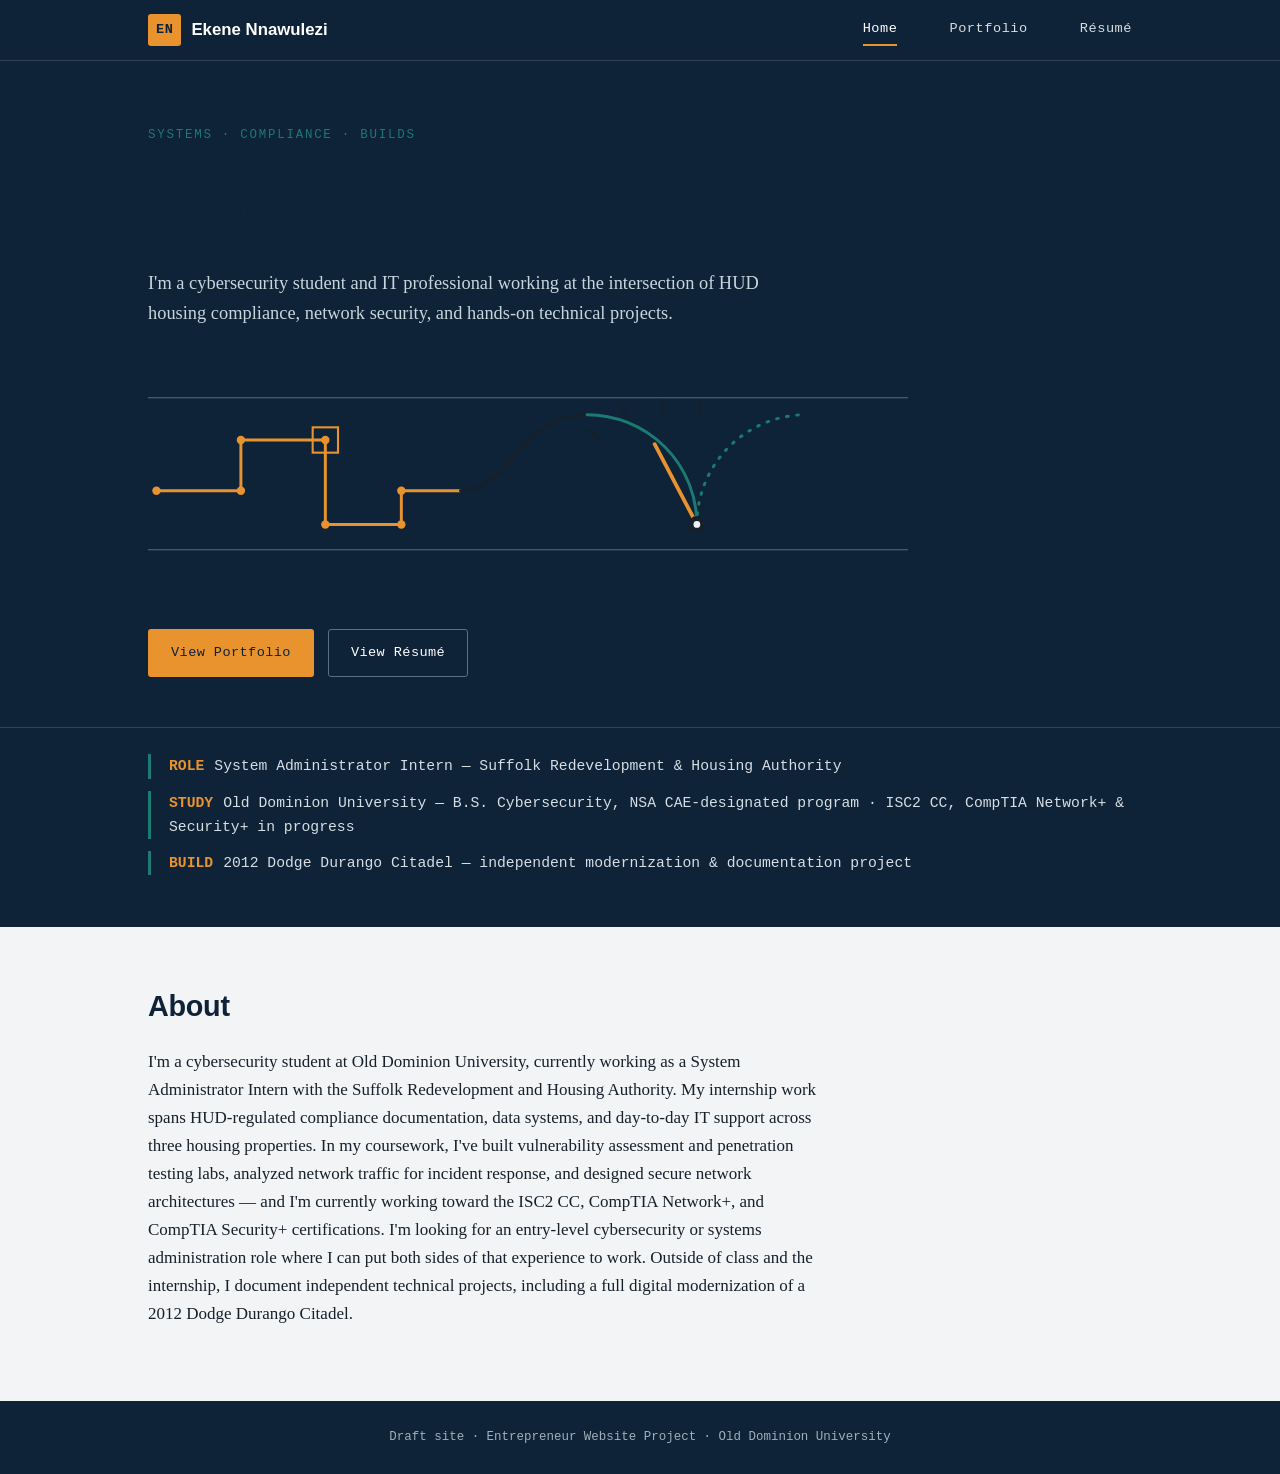
<file: index (2).html>
<!DOCTYPE html>
<html lang="en">
<head>
<meta charset="UTF-8">
<meta name="viewport" content="width=device-width, initial-scale=1.0">
<title>Ekene Nnawulezi &mdash; Systems, Compliance &amp; Builds</title>
<style>
/* ===== Tokens ===== */
:root{
  --navy:#0E2238;
  --surface:#F2F4F5;
  --paper:#FFFFFF;
  --ink:#16202B;
  --ink-soft:#4A5A68;
  --amber:#C96A12;
  --amber-bright:#E8932E;
  --teal:#1B7A72;
  --line:#C7D0D6;
  --line-dark:rgba(255,255,255,0.14);

  --display:'Space Grotesk', 'Helvetica Neue', Arial, sans-serif;
  --body:'Source Serif 4', Georgia, serif;
  --mono:'IBM Plex Mono', 'Courier New', monospace;
}

*{box-sizing:border-box;}
header,nav,section,footer,article{display:block;}
html{scroll-behavior:smooth;}
body{
  margin:0;
  background:var(--surface);
  color:var(--ink);
  font-family:var(--body);
  font-size:17px;
  line-height:1.65;
}
img{max-width:100%;display:block;}
a{color:var(--teal);text-decoration-thickness:1.5px;}
a:hover{color:var(--amber);}
:focus-visible{outline:3px solid var(--amber-bright);outline-offset:3px;}

h1,h2,h3{font-family:var(--display);color:var(--navy);margin:0 0 .4em;letter-spacing:-0.01em;}
h1{font-size:clamp(2.1rem,5vw,3.4rem);font-weight:700;}
h2{font-size:clamp(1.3rem,3vw,1.8rem);font-weight:600;}
h3{font-size:1.15rem;font-weight:600;}

.eyebrow{
  font-family:var(--mono);
  font-size:.78rem;
  letter-spacing:.14em;
  text-transform:uppercase;
  color:var(--teal);
  margin:0 0 .8em;
}

/* ===== Layout shell ===== */
.wrap{max-width:1040px;margin:0 auto;padding:0 28px;}

/* ===== Nav ===== */
.site-nav{
  background:var(--navy);
  color:#fff;
  position:sticky;
  top:0;
  z-index:10;
  border-bottom:1px solid var(--line-dark);
}
.site-nav .wrap{
  display:flex;
  align-items:center;
  justify-content:space-between;
  padding-top:14px;
  padding-bottom:14px;
}
.brand{
  display:flex;
  align-items:center;
  gap:10px;
  color:#fff;
  font-family:var(--display);
  font-weight:600;
  font-size:1.05rem;
  text-decoration:none;
}
.brand-mark{
  font-family:var(--mono);
  background:var(--amber-bright);
  color:var(--navy);
  font-weight:700;
  font-size:.85rem;
  padding:5px 8px;
  border-radius:3px;
  letter-spacing:.04em;
}
.site-nav nav{display:flex;gap:26px;}
.site-nav nav a{margin-left:26px;}
.site-nav nav a:first-child{margin-left:0;}
.site-nav nav a{
  color:#D7DEE4;
  font-family:var(--mono);
  font-size:.85rem;
  letter-spacing:.04em;
  text-decoration:none;
  padding:4px 0;
  border-bottom:2px solid transparent;
}
.site-nav nav a:hover,
.site-nav nav a.active{
  color:#fff;
  border-bottom-color:var(--amber-bright);
}

/* ===== Hero ===== */
.hero{
  background:var(--navy);
  color:#fff;
  padding:64px 0 50px;
}
.hero .subhead{
  color:#C7D5DC;
  font-size:1.15rem;
  max-width:620px;
  margin:0 0 36px;
}
.hero-graphic{
  width:100%;
  max-width:760px;
  margin:0 0 36px;
}
.cta-row{display:flex;gap:14px;flex-wrap:wrap;}
.btn{
  display:inline-block;
  font-family:var(--mono);
  font-size:.85rem;
  letter-spacing:.03em;
  text-decoration:none;
  padding:12px 22px;
  border-radius:3px;
  border:1.5px solid transparent;
  transition:transform .12s ease;
}
.btn:hover{transform:translateY(-1px);}
.btn-primary{background:var(--amber-bright);color:var(--navy);}
.btn-primary:hover{background:#f3a546;color:var(--navy);}
.btn-ghost{border-color:#5A7080;color:#fff;}
.btn-ghost:hover{border-color:var(--amber-bright);color:#fff;}

/* ===== Status panel ===== */
.status-panel{
  background:var(--navy);
  border-top:1px solid var(--line-dark);
  padding:26px 0 40px;
}
.status-line{
  font-family:var(--mono);
  font-size:.92rem;
  color:#D7DEE4;
  margin:0 0 12px;
  padding-left:18px;
  border-left:3px solid var(--teal);
}
.status-label{
  color:var(--amber-bright);
  font-weight:600;
  margin-right:10px;
}

/* ===== About / generic sections ===== */
section.page-section{padding:56px 0;}
.about p{max-width:680px;}
.placeholder-note{
  font-family:var(--mono);
  font-size:.82rem;
  color:var(--ink-soft);
  background:#E4E9EC;
  border-left:3px solid var(--amber);
  padding:10px 14px;
  display:inline-block;
}

/* ===== Page intro (portfolio/resume) ===== */
.page-intro{background:var(--paper);border-bottom:1px solid var(--line);padding:54px 0 40px;}
.page-intro .subhead{color:var(--ink-soft);max-width:640px;font-size:1.05rem;}

/* ===== Artifact grid ===== */
.artifact-grid{
  display:grid;
  grid-template-columns:repeat(2,1fr);
  gap:22px;
  padding:46px 0;
}
.artifact-card{
  background:var(--paper);
  border:1px solid var(--line);
  border-radius:4px;
  padding:24px 26px;
}
.tag{
  font-family:var(--mono);
  font-size:.72rem;
  letter-spacing:.08em;
  text-transform:uppercase;
  display:inline-block;
  padding:4px 9px;
  border-radius:3px;
  margin-bottom:12px;
  color:#fff;
}
.tag-compliance{background:var(--navy);}
.tag-data{background:var(--teal);}
.tag-sysadmin{background:#3D5567;}
.tag-cyber{background:var(--amber);}
.tag-network{background:#2E6B82;}
.tag-ops{background:#5B6B3F;}
.tag-build{background:var(--amber-bright);color:var(--navy);}
.artifact-card p{margin:0 0 10px;font-size:.97rem;}
.artifact-note{
  font-family:var(--mono);
  font-size:.78rem;
  color:var(--ink-soft);
  font-style:normal;
  margin-top:14px;
  border-top:1px dashed var(--line);
  padding-top:10px;
}

/* ===== External link block ===== */
.external-link-block{background:var(--paper);border-top:1px solid var(--line);padding:46px 0 60px;}
.external-links{list-style:none;padding:0;margin:14px 0 0;display:flex;gap:18px;flex-wrap:wrap;}
.external-links a{
  font-family:var(--mono);
  font-size:.92rem;
  border:1.5px solid var(--teal);
  padding:9px 16px;
  border-radius:3px;
  display:inline-block;
}
.external-links a:hover{background:var(--teal);color:#fff;}

/* ===== Resume ===== */
.resume-doc{
  background:var(--paper);
  border:1px solid var(--line);
  border-radius:4px;
  padding:46px 50px;
  margin:46px 0 60px;
}
.resume-head{display:flex;justify-content:space-between;align-items:flex-end;flex-wrap:wrap;gap:10px;border-bottom:2px solid var(--navy);padding-bottom:18px;margin-bottom:26px;}
.resume-head h1{margin:0;font-size:2rem;}
.resume-contact{font-family:var(--mono);font-size:.82rem;color:var(--ink-soft);text-align:right;}
.resume-section{margin-bottom:28px;}
.resume-section h2{
  font-size:.92rem;
  font-family:var(--mono);
  letter-spacing:.1em;
  text-transform:uppercase;
  color:var(--teal);
  border-bottom:1px solid var(--line);
  padding-bottom:6px;
  margin-bottom:14px;
}
.resume-entry{margin-bottom:16px;}
.resume-entry-head{display:flex;justify-content:space-between;flex-wrap:wrap;gap:6px;}
.resume-entry-head strong{font-family:var(--display);font-size:1.02rem;color:var(--navy);}
.resume-entry-head span{font-family:var(--mono);font-size:.8rem;color:var(--ink-soft);}
.resume-entry ul{margin:8px 0 0;padding-left:20px;}
.resume-entry li{margin-bottom:6px;font-size:.96rem;}
.skill-pills{display:flex;flex-wrap:wrap;gap:8px;}
.skill-pill{
  font-family:var(--mono);
  font-size:.8rem;
  background:var(--surface);
  border:1px solid var(--line);
  border-radius:3px;
  padding:5px 11px;
}

/* ===== Footer ===== */
.site-footer{
  background:var(--navy);
  color:#9FB0BA;
  text-align:center;
  padding:26px 0;
  font-family:var(--mono);
  font-size:.78rem;
}

/* ===== Responsive ===== */
@media (max-width:760px){
  .artifact-grid{grid-template-columns:1fr;}
  .site-nav .wrap{flex-direction:column;align-items:flex-start;gap:10px;}
  .resume-doc{padding:30px 22px;}
  .resume-contact{text-align:left;}
}

@media (prefers-reduced-motion:reduce){
  html{scroll-behavior:auto;}
  .btn{transition:none;}
}

</style>
</head>
<body>

<header class="site-nav">
  <div class="wrap">
    <a class="brand" href="index.html"><span class="brand-mark">EN</span> Ekene Nnawulezi</a>
    <nav>
      <a href="index.html" class="active">Home</a>
      <a href="portfolio.html">Portfolio</a>
      <a href="resume.html">R&eacute;sum&eacute;</a>
    </nav>
  </div>
</header>

<section class="hero">
  <div class="wrap">
    <p class="eyebrow">Systems &middot; Compliance &middot; Builds</p>
    <h1>Ekene Nnawulezi</h1>
    <p class="subhead">I'm a cybersecurity student and IT professional working at the intersection of HUD housing compliance, network security, and hands-on technical projects.</p>
    <svg class="hero-graphic" viewBox="0 0 900 260" xmlns="http://www.w3.org/2000/svg" role="img" aria-labelledby="hg-title hg-desc">
  <title id="hg-title">Circuit trace into instrument gauge</title>
  <desc id="hg-desc">A single line motif: a right-angled circuit-board trace on the left resolves into a vehicle instrument gauge arc with a needle on the right.</desc>

  <!-- faint blueprint grid -->
  <g stroke="#C7D0D6" stroke-width="1" opacity="0.5">
    <line x1="0" y1="40" x2="900" y2="40"/>
    <line x1="0" y1="220" x2="900" y2="220"/>
  </g>

  <!-- circuit trace (left) -->
  <g stroke="#E8932E" stroke-width="3.5" fill="none" stroke-linecap="round" stroke-linejoin="round">
    <path d="M10,150 H110 V90 H210 V190 H300 V150 H370"/>
  </g>
  <g fill="#E8932E">
    <circle cx="10" cy="150" r="5"/>
    <circle cx="110" cy="150" r="5"/>
    <circle cx="110" cy="90" r="5"/>
    <circle cx="210" cy="90" r="5"/>
    <circle cx="210" cy="190" r="5"/>
    <circle cx="300" cy="190" r="5"/>
    <circle cx="300" cy="150" r="5"/>
  </g>
  <rect x="195" y="75" width="30" height="30" fill="none" stroke="#E8932E" stroke-width="2.5"/>

  <!-- transition -->
  <path d="M370,150 C430,150 440,60 520,60" stroke="#16202B" stroke-width="3.5" fill="none" stroke-linecap="round"/>

  <!-- gauge arc -->
  <path d="M520,60 A130,130 0 0 1 650,190" stroke="#1B7A72" stroke-width="3.5" fill="none" stroke-linecap="round"/>
  <path d="M650,190 A130,130 0 0 1 780,60" stroke="#1B7A72" stroke-width="3.5" fill="none" stroke-linecap="round" stroke-dasharray="2 10"/>

  <!-- ticks -->
  <g stroke="#16202B" stroke-width="2.5" stroke-linecap="round">
    <line x1="522" y1="78" x2="535" y2="90"/>
    <line x1="560" y1="50" x2="568" y2="65"/>
    <line x1="608" y1="42" x2="611" y2="59"/>
    <line x1="655" y1="44" x2="654" y2="61"/>
  </g>

  <!-- needle + pivot -->
  <line x1="650" y1="190" x2="600" y2="95" stroke="#E8932E" stroke-width="4.5" stroke-linecap="round"/>
  <circle cx="650" cy="190" r="10" fill="#16202B"/>
  <circle cx="650" cy="190" r="4" fill="#F2F4F5"/>
</svg>

    <div class="cta-row">
      <a class="btn btn-primary" href="portfolio.html">View Portfolio</a>
      <a class="btn btn-ghost" href="resume.html">View R&eacute;sum&eacute;</a>
    </div>
  </div>
</section>

<section class="status-panel">
  <div class="wrap">
    <p class="status-line"><span class="status-label">ROLE</span>System Administrator Intern &mdash; Suffolk Redevelopment &amp; Housing Authority</p>
    <p class="status-line"><span class="status-label">STUDY</span>Old Dominion University &mdash; B.S. Cybersecurity, NSA CAE-designated program &middot; ISC2 CC, CompTIA Network+ &amp; Security+ in progress</p>
    <p class="status-line"><span class="status-label">BUILD</span>2012 Dodge Durango Citadel &mdash; independent modernization &amp; documentation project</p>
  </div>
</section>

<section class="page-section about">
  <div class="wrap">
    <h2>About</h2>
    <p>I'm a cybersecurity student at Old Dominion University, currently working as a System Administrator Intern with the Suffolk Redevelopment and Housing Authority. My internship work spans HUD-regulated compliance documentation, data systems, and day-to-day IT support across three housing properties. In my coursework, I've built vulnerability assessment and penetration testing labs, analyzed network traffic for incident response, and designed secure network architectures &mdash; and I'm currently working toward the ISC2 CC, CompTIA Network+, and CompTIA Security+ certifications. I'm looking for an entry-level cybersecurity or systems administration role where I can put both sides of that experience to work. Outside of class and the internship, I document independent technical projects, including a full digital modernization of a 2012 Dodge Durango Citadel.</p>
  </div>
</section>

<footer class="site-footer">
  <div class="wrap">Draft site &middot; Entrepreneur Website Project &middot; Old Dominion University</div>
</footer>

</body>
</html>
</file>
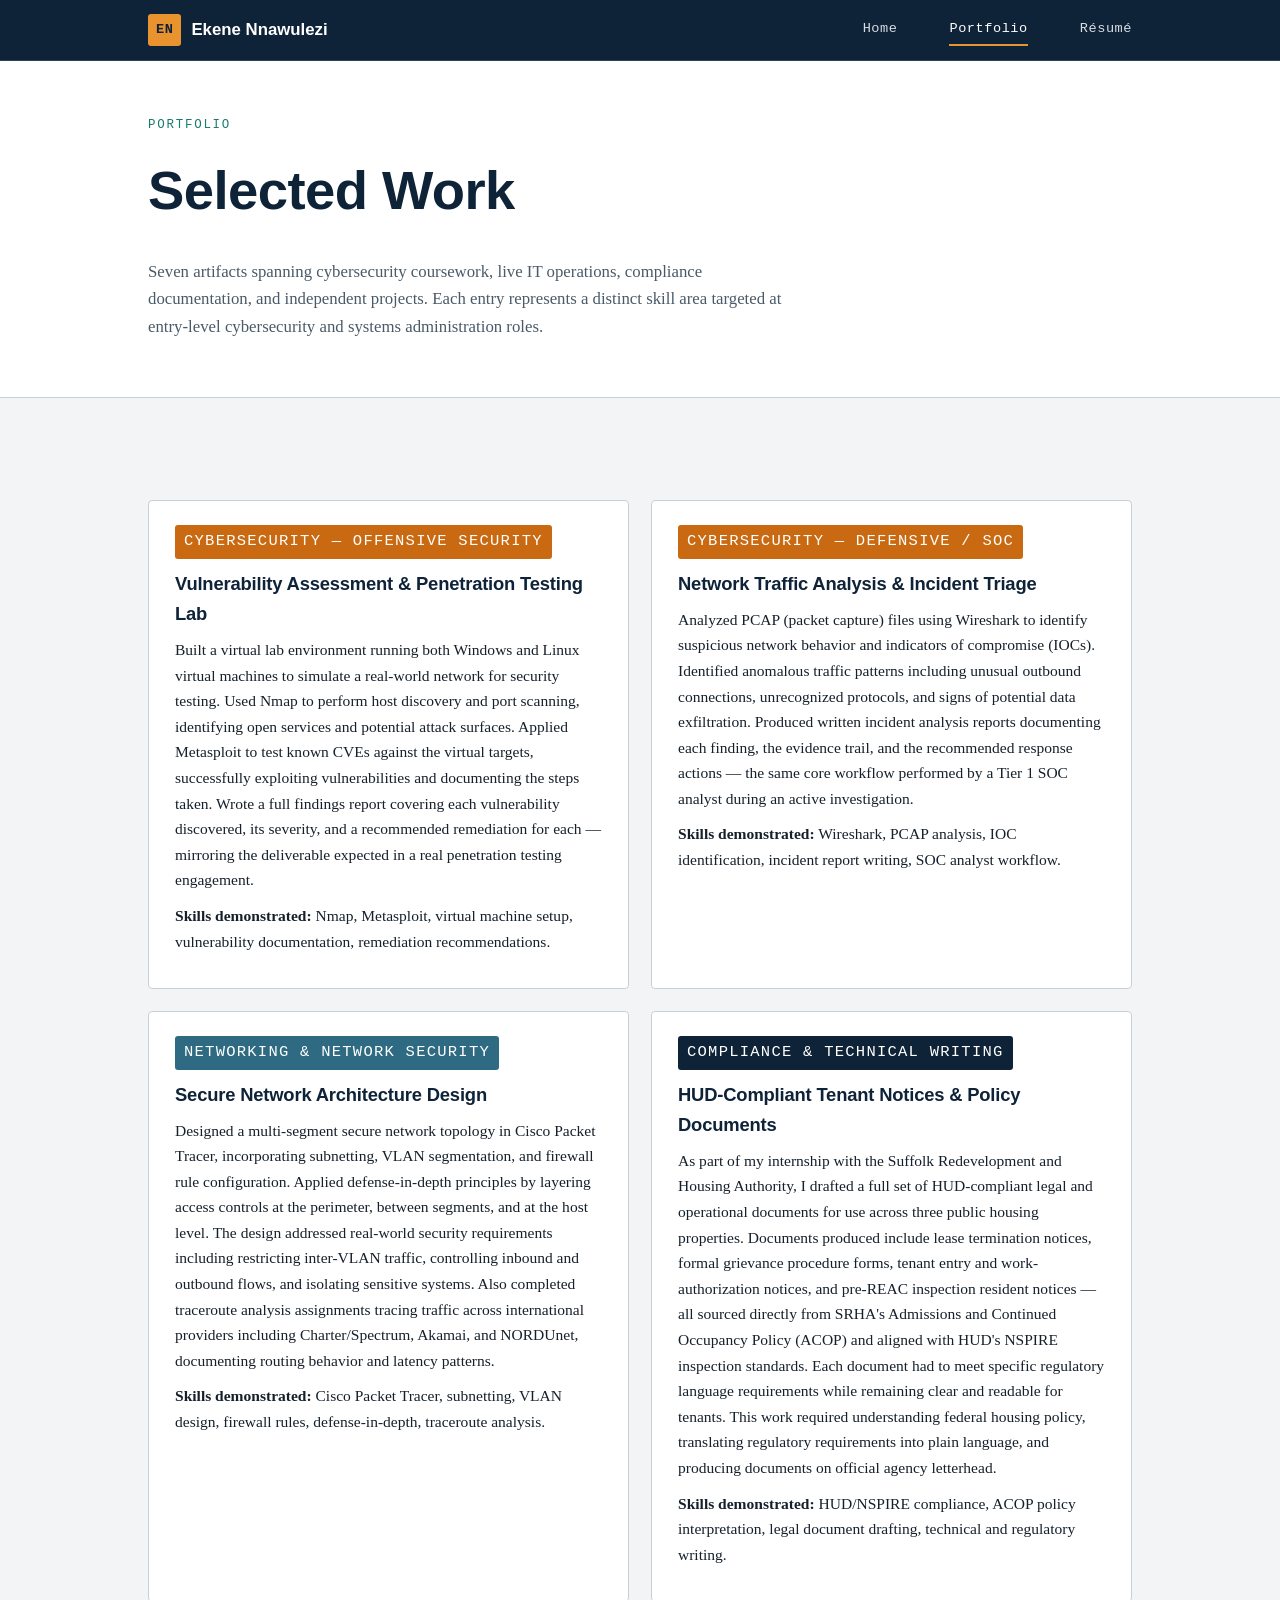
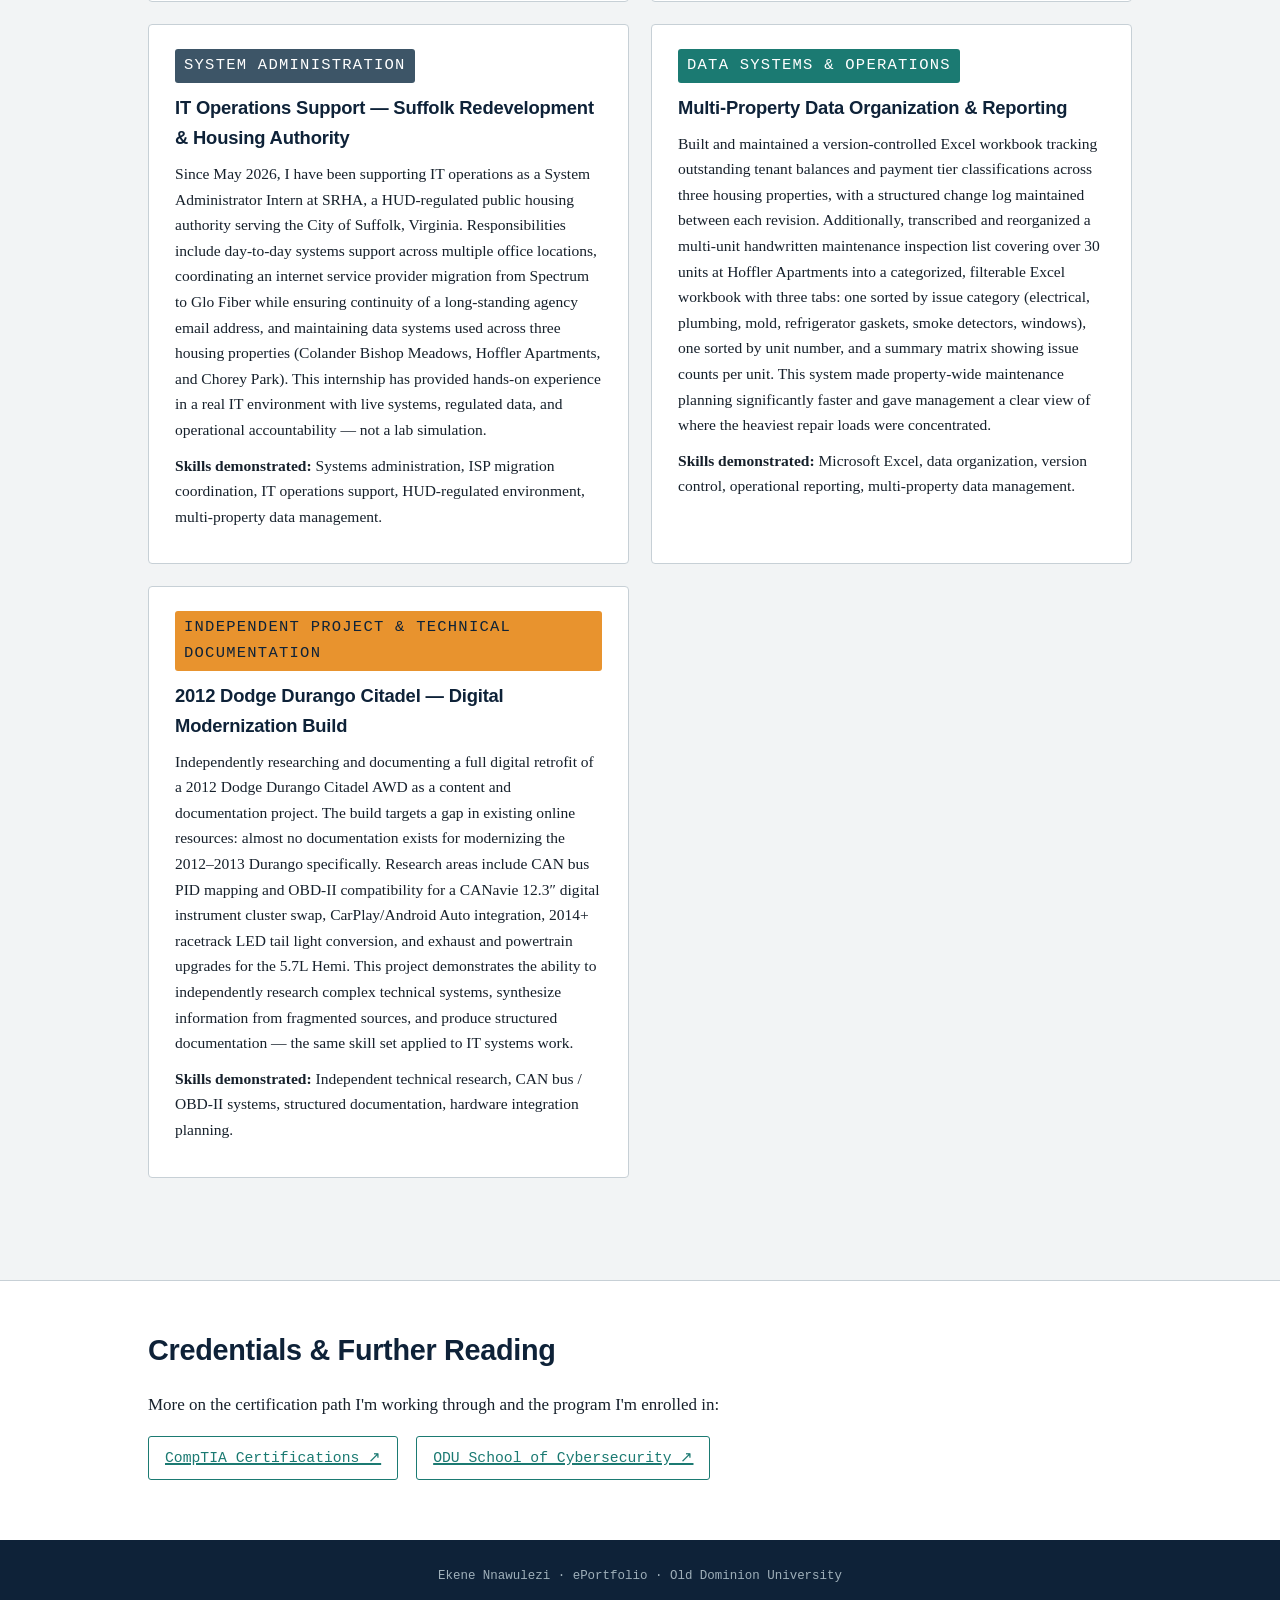
<file: portfolio (2).html>
<!DOCTYPE html>
<html lang="en">
<head>
<meta charset="UTF-8">
<meta name="viewport" content="width=device-width, initial-scale=1.0">
<title>Portfolio &mdash; Ekene Nnawulezi</title>
<style>
/* ===== Tokens ===== */
:root{
  --navy:#0E2238;
  --surface:#F2F4F5;
  --paper:#FFFFFF;
  --ink:#16202B;
  --ink-soft:#4A5A68;
  --amber:#C96A12;
  --amber-bright:#E8932E;
  --teal:#1B7A72;
  --line:#C7D0D6;
  --line-dark:rgba(255,255,255,0.14);

  --display:'Space Grotesk', 'Helvetica Neue', Arial, sans-serif;
  --body:'Source Serif 4', Georgia, serif;
  --mono:'IBM Plex Mono', 'Courier New', monospace;
}

*{box-sizing:border-box;}
header,nav,section,footer,article{display:block;}
html{scroll-behavior:smooth;}
body{
  margin:0;
  background:var(--surface);
  color:var(--ink);
  font-family:var(--body);
  font-size:17px;
  line-height:1.65;
}
img{max-width:100%;display:block;}
a{color:var(--teal);text-decoration-thickness:1.5px;}
a:hover{color:var(--amber);}
:focus-visible{outline:3px solid var(--amber-bright);outline-offset:3px;}

h1,h2,h3{font-family:var(--display);color:var(--navy);margin:0 0 .4em;letter-spacing:-0.01em;}
h1{font-size:clamp(2.1rem,5vw,3.4rem);font-weight:700;}
h2{font-size:clamp(1.3rem,3vw,1.8rem);font-weight:600;}
h3{font-size:1.15rem;font-weight:600;}

.eyebrow{
  font-family:var(--mono);
  font-size:.78rem;
  letter-spacing:.14em;
  text-transform:uppercase;
  color:var(--teal);
  margin:0 0 .8em;
}

/* ===== Layout shell ===== */
.wrap{max-width:1040px;margin:0 auto;padding:0 28px;}

/* ===== Nav ===== */
.site-nav{
  background:var(--navy);
  color:#fff;
  position:sticky;
  top:0;
  z-index:10;
  border-bottom:1px solid var(--line-dark);
}
.site-nav .wrap{
  display:flex;
  align-items:center;
  justify-content:space-between;
  padding-top:14px;
  padding-bottom:14px;
}
.brand{
  display:flex;
  align-items:center;
  gap:10px;
  color:#fff;
  font-family:var(--display);
  font-weight:600;
  font-size:1.05rem;
  text-decoration:none;
}
.brand-mark{
  font-family:var(--mono);
  background:var(--amber-bright);
  color:var(--navy);
  font-weight:700;
  font-size:.85rem;
  padding:5px 8px;
  border-radius:3px;
  letter-spacing:.04em;
}
.site-nav nav{display:flex;gap:26px;}
.site-nav nav a{margin-left:26px;}
.site-nav nav a:first-child{margin-left:0;}
.site-nav nav a{
  color:#D7DEE4;
  font-family:var(--mono);
  font-size:.85rem;
  letter-spacing:.04em;
  text-decoration:none;
  padding:4px 0;
  border-bottom:2px solid transparent;
}
.site-nav nav a:hover,
.site-nav nav a.active{
  color:#fff;
  border-bottom-color:var(--amber-bright);
}

/* ===== Hero ===== */
.hero{
  background:var(--navy);
  color:#fff;
  padding:64px 0 50px;
}
.hero .subhead{
  color:#C7D5DC;
  font-size:1.15rem;
  max-width:620px;
  margin:0 0 36px;
}
.hero-graphic{
  width:100%;
  max-width:760px;
  margin:0 0 36px;
}
.cta-row{display:flex;gap:14px;flex-wrap:wrap;}
.btn{
  display:inline-block;
  font-family:var(--mono);
  font-size:.85rem;
  letter-spacing:.03em;
  text-decoration:none;
  padding:12px 22px;
  border-radius:3px;
  border:1.5px solid transparent;
  transition:transform .12s ease;
}
.btn:hover{transform:translateY(-1px);}
.btn-primary{background:var(--amber-bright);color:var(--navy);}
.btn-primary:hover{background:#f3a546;color:var(--navy);}
.btn-ghost{border-color:#5A7080;color:#fff;}
.btn-ghost:hover{border-color:var(--amber-bright);color:#fff;}

/* ===== Status panel ===== */
.status-panel{
  background:var(--navy);
  border-top:1px solid var(--line-dark);
  padding:26px 0 40px;
}
.status-line{
  font-family:var(--mono);
  font-size:.92rem;
  color:#D7DEE4;
  margin:0 0 12px;
  padding-left:18px;
  border-left:3px solid var(--teal);
}
.status-label{
  color:var(--amber-bright);
  font-weight:600;
  margin-right:10px;
}

/* ===== About / generic sections ===== */
section.page-section{padding:56px 0;}
.about p{max-width:680px;}
.placeholder-note{
  font-family:var(--mono);
  font-size:.82rem;
  color:var(--ink-soft);
  background:#E4E9EC;
  border-left:3px solid var(--amber);
  padding:10px 14px;
  display:inline-block;
}

/* ===== Page intro (portfolio/resume) ===== */
.page-intro{background:var(--paper);border-bottom:1px solid var(--line);padding:54px 0 40px;}
.page-intro .subhead{color:var(--ink-soft);max-width:640px;font-size:1.05rem;}

/* ===== Artifact grid ===== */
.artifact-grid{
  display:grid;
  grid-template-columns:repeat(2,1fr);
  gap:22px;
  padding:46px 0;
}
.artifact-card{
  background:var(--paper);
  border:1px solid var(--line);
  border-radius:4px;
  padding:24px 26px;
}
.tag{
  font-family:var(--mono);
  font-size:.72rem;
  letter-spacing:.08em;
  text-transform:uppercase;
  display:inline-block;
  padding:4px 9px;
  border-radius:3px;
  margin-bottom:12px;
  color:#fff;
}
.tag-compliance{background:var(--navy);}
.tag-data{background:var(--teal);}
.tag-sysadmin{background:#3D5567;}
.tag-cyber{background:var(--amber);}
.tag-network{background:#2E6B82;}
.tag-ops{background:#5B6B3F;}
.tag-build{background:var(--amber-bright);color:var(--navy);}
.artifact-card p{margin:0 0 10px;font-size:.97rem;}
.artifact-note{
  font-family:var(--mono);
  font-size:.78rem;
  color:var(--ink-soft);
  font-style:normal;
  margin-top:14px;
  border-top:1px dashed var(--line);
  padding-top:10px;
}

/* ===== External link block ===== */
.external-link-block{background:var(--paper);border-top:1px solid var(--line);padding:46px 0 60px;}
.external-links{list-style:none;padding:0;margin:14px 0 0;display:flex;gap:18px;flex-wrap:wrap;}
.external-links a{
  font-family:var(--mono);
  font-size:.92rem;
  border:1.5px solid var(--teal);
  padding:9px 16px;
  border-radius:3px;
  display:inline-block;
}
.external-links a:hover{background:var(--teal);color:#fff;}

/* ===== Resume ===== */
.resume-doc{
  background:var(--paper);
  border:1px solid var(--line);
  border-radius:4px;
  padding:46px 50px;
  margin:46px 0 60px;
}
.resume-head{display:flex;justify-content:space-between;align-items:flex-end;flex-wrap:wrap;gap:10px;border-bottom:2px solid var(--navy);padding-bottom:18px;margin-bottom:26px;}
.resume-head h1{margin:0;font-size:2rem;}
.resume-contact{font-family:var(--mono);font-size:.82rem;color:var(--ink-soft);text-align:right;}
.resume-section{margin-bottom:28px;}
.resume-section h2{
  font-size:.92rem;
  font-family:var(--mono);
  letter-spacing:.1em;
  text-transform:uppercase;
  color:var(--teal);
  border-bottom:1px solid var(--line);
  padding-bottom:6px;
  margin-bottom:14px;
}
.resume-entry{margin-bottom:16px;}
.resume-entry-head{display:flex;justify-content:space-between;flex-wrap:wrap;gap:6px;}
.resume-entry-head strong{font-family:var(--display);font-size:1.02rem;color:var(--navy);}
.resume-entry-head span{font-family:var(--mono);font-size:.8rem;color:var(--ink-soft);}
.resume-entry ul{margin:8px 0 0;padding-left:20px;}
.resume-entry li{margin-bottom:6px;font-size:.96rem;}
.skill-pills{display:flex;flex-wrap:wrap;gap:8px;}
.skill-pill{
  font-family:var(--mono);
  font-size:.8rem;
  background:var(--surface);
  border:1px solid var(--line);
  border-radius:3px;
  padding:5px 11px;
}

/* ===== Footer ===== */
.site-footer{
  background:var(--navy);
  color:#9FB0BA;
  text-align:center;
  padding:26px 0;
  font-family:var(--mono);
  font-size:.78rem;
}

/* ===== Responsive ===== */
@media (max-width:760px){
  .artifact-grid{grid-template-columns:1fr;}
  .site-nav .wrap{flex-direction:column;align-items:flex-start;gap:10px;}
  .resume-doc{padding:30px 22px;}
  .resume-contact{text-align:left;}
}

@media (prefers-reduced-motion:reduce){
  html{scroll-behavior:auto;}
  .btn{transition:none;}
}

</style>
</head>
<body>

<header class="site-nav">
  <div class="wrap">
    <a class="brand" href="index.html"><span class="brand-mark">EN</span> Ekene Nnawulezi</a>
    <nav>
      <a href="index.html">Home</a>
      <a href="portfolio.html" class="active">Portfolio</a>
      <a href="resume.html">R&eacute;sum&eacute;</a>
    </nav>
  </div>
</header>

<section class="page-intro">
  <div class="wrap">
    <p class="eyebrow">Portfolio</p>
    <h1>Selected Work</h1>
    <p class="subhead">Seven artifacts spanning cybersecurity coursework, live IT operations, compliance documentation, and independent projects. Each entry represents a distinct skill area targeted at entry-level cybersecurity and systems administration roles.</p>
  </div>
</section>

<section class="page-section">
  <div class="wrap">
    <div class="artifact-grid">

      <article class="artifact-card">
        <p class="tag tag-cyber">Cybersecurity &mdash; Offensive Security</p>
        <h3>Vulnerability Assessment &amp; Penetration Testing Lab</h3>
        <p>Built a virtual lab environment running both Windows and Linux virtual machines to simulate a real-world network for security testing. Used Nmap to perform host discovery and port scanning, identifying open services and potential attack surfaces. Applied Metasploit to test known CVEs against the virtual targets, successfully exploiting vulnerabilities and documenting the steps taken. Wrote a full findings report covering each vulnerability discovered, its severity, and a recommended remediation for each &mdash; mirroring the deliverable expected in a real penetration testing engagement.</p>
        <p><strong>Skills demonstrated:</strong> Nmap, Metasploit, virtual machine setup, vulnerability documentation, remediation recommendations.</p>
      </article>

      <article class="artifact-card">
        <p class="tag tag-cyber">Cybersecurity &mdash; Defensive / SOC</p>
        <h3>Network Traffic Analysis &amp; Incident Triage</h3>
        <p>Analyzed PCAP (packet capture) files using Wireshark to identify suspicious network behavior and indicators of compromise (IOCs). Identified anomalous traffic patterns including unusual outbound connections, unrecognized protocols, and signs of potential data exfiltration. Produced written incident analysis reports documenting each finding, the evidence trail, and the recommended response actions &mdash; the same core workflow performed by a Tier 1 SOC analyst during an active investigation.</p>
        <p><strong>Skills demonstrated:</strong> Wireshark, PCAP analysis, IOC identification, incident report writing, SOC analyst workflow.</p>
      </article>

      <article class="artifact-card">
        <p class="tag tag-network">Networking &amp; Network Security</p>
        <h3>Secure Network Architecture Design</h3>
        <p>Designed a multi-segment secure network topology in Cisco Packet Tracer, incorporating subnetting, VLAN segmentation, and firewall rule configuration. Applied defense-in-depth principles by layering access controls at the perimeter, between segments, and at the host level. The design addressed real-world security requirements including restricting inter-VLAN traffic, controlling inbound and outbound flows, and isolating sensitive systems. Also completed traceroute analysis assignments tracing traffic across international providers including Charter/Spectrum, Akamai, and NORDUnet, documenting routing behavior and latency patterns.</p>
        <p><strong>Skills demonstrated:</strong> Cisco Packet Tracer, subnetting, VLAN design, firewall rules, defense-in-depth, traceroute analysis.</p>
      </article>

      <article class="artifact-card">
        <p class="tag tag-compliance">Compliance &amp; Technical Writing</p>
        <h3>HUD-Compliant Tenant Notices &amp; Policy Documents</h3>
        <p>As part of my internship with the Suffolk Redevelopment and Housing Authority, I drafted a full set of HUD-compliant legal and operational documents for use across three public housing properties. Documents produced include lease termination notices, formal grievance procedure forms, tenant entry and work-authorization notices, and pre-REAC inspection resident notices &mdash; all sourced directly from SRHA's Admissions and Continued Occupancy Policy (ACOP) and aligned with HUD's NSPIRE inspection standards. Each document had to meet specific regulatory language requirements while remaining clear and readable for tenants. This work required understanding federal housing policy, translating regulatory requirements into plain language, and producing documents on official agency letterhead.</p>
        <p><strong>Skills demonstrated:</strong> HUD/NSPIRE compliance, ACOP policy interpretation, legal document drafting, technical and regulatory writing.</p>
      </article>

      <article class="artifact-card">
        <p class="tag tag-sysadmin">System Administration</p>
        <h3>IT Operations Support &mdash; Suffolk Redevelopment &amp; Housing Authority</h3>
        <p>Since May 2026, I have been supporting IT operations as a System Administrator Intern at SRHA, a HUD-regulated public housing authority serving the City of Suffolk, Virginia. Responsibilities include day-to-day systems support across multiple office locations, coordinating an internet service provider migration from Spectrum to Glo Fiber while ensuring continuity of a long-standing agency email address, and maintaining data systems used across three housing properties (Colander Bishop Meadows, Hoffler Apartments, and Chorey Park). This internship has provided hands-on experience in a real IT environment with live systems, regulated data, and operational accountability &mdash; not a lab simulation.</p>
        <p><strong>Skills demonstrated:</strong> Systems administration, ISP migration coordination, IT operations support, HUD-regulated environment, multi-property data management.</p>
      </article>

      <article class="artifact-card">
        <p class="tag tag-data">Data Systems &amp; Operations</p>
        <h3>Multi-Property Data Organization &amp; Reporting</h3>
        <p>Built and maintained a version-controlled Excel workbook tracking outstanding tenant balances and payment tier classifications across three housing properties, with a structured change log maintained between each revision. Additionally, transcribed and reorganized a multi-unit handwritten maintenance inspection list covering over 30 units at Hoffler Apartments into a categorized, filterable Excel workbook with three tabs: one sorted by issue category (electrical, plumbing, mold, refrigerator gaskets, smoke detectors, windows), one sorted by unit number, and a summary matrix showing issue counts per unit. This system made property-wide maintenance planning significantly faster and gave management a clear view of where the heaviest repair loads were concentrated.</p>
        <p><strong>Skills demonstrated:</strong> Microsoft Excel, data organization, version control, operational reporting, multi-property data management.</p>
      </article>

      <article class="artifact-card">
        <p class="tag tag-build">Independent Project &amp; Technical Documentation</p>
        <h3>2012 Dodge Durango Citadel &mdash; Digital Modernization Build</h3>
        <p>Independently researching and documenting a full digital retrofit of a 2012 Dodge Durango Citadel AWD as a content and documentation project. The build targets a gap in existing online resources: almost no documentation exists for modernizing the 2012&ndash;2013 Durango specifically. Research areas include CAN bus PID mapping and OBD-II compatibility for a CANavie 12.3&Prime; digital instrument cluster swap, CarPlay/Android Auto integration, 2014+ racetrack LED tail light conversion, and exhaust and powertrain upgrades for the 5.7L Hemi. This project demonstrates the ability to independently research complex technical systems, synthesize information from fragmented sources, and produce structured documentation &mdash; the same skill set applied to IT systems work.</p>
        <p><strong>Skills demonstrated:</strong> Independent technical research, CAN bus / OBD-II systems, structured documentation, hardware integration planning.</p>
      </article>

    </div>
  </div>
</section>

<section class="external-link-block">
  <div class="wrap">
    <h2>Credentials &amp; Further Reading</h2>
    <p>More on the certification path I'm working through and the program I'm enrolled in:</p>
    <ul class="external-links">
      <li><a href="https://www.comptia.org/en-us/certifications/" target="_blank" rel="noopener">CompTIA Certifications &#8599;</a></li>
      <li><a href="https://www.odu.edu/cyber" target="_blank" rel="noopener">ODU School of Cybersecurity &#8599;</a></li>
    </ul>
  </div>
</section>

<footer class="site-footer">
  <div class="wrap">Ekene Nnawulezi &middot; ePortfolio &middot; Old Dominion University</div>
</footer>

</body>
</html>
</file>
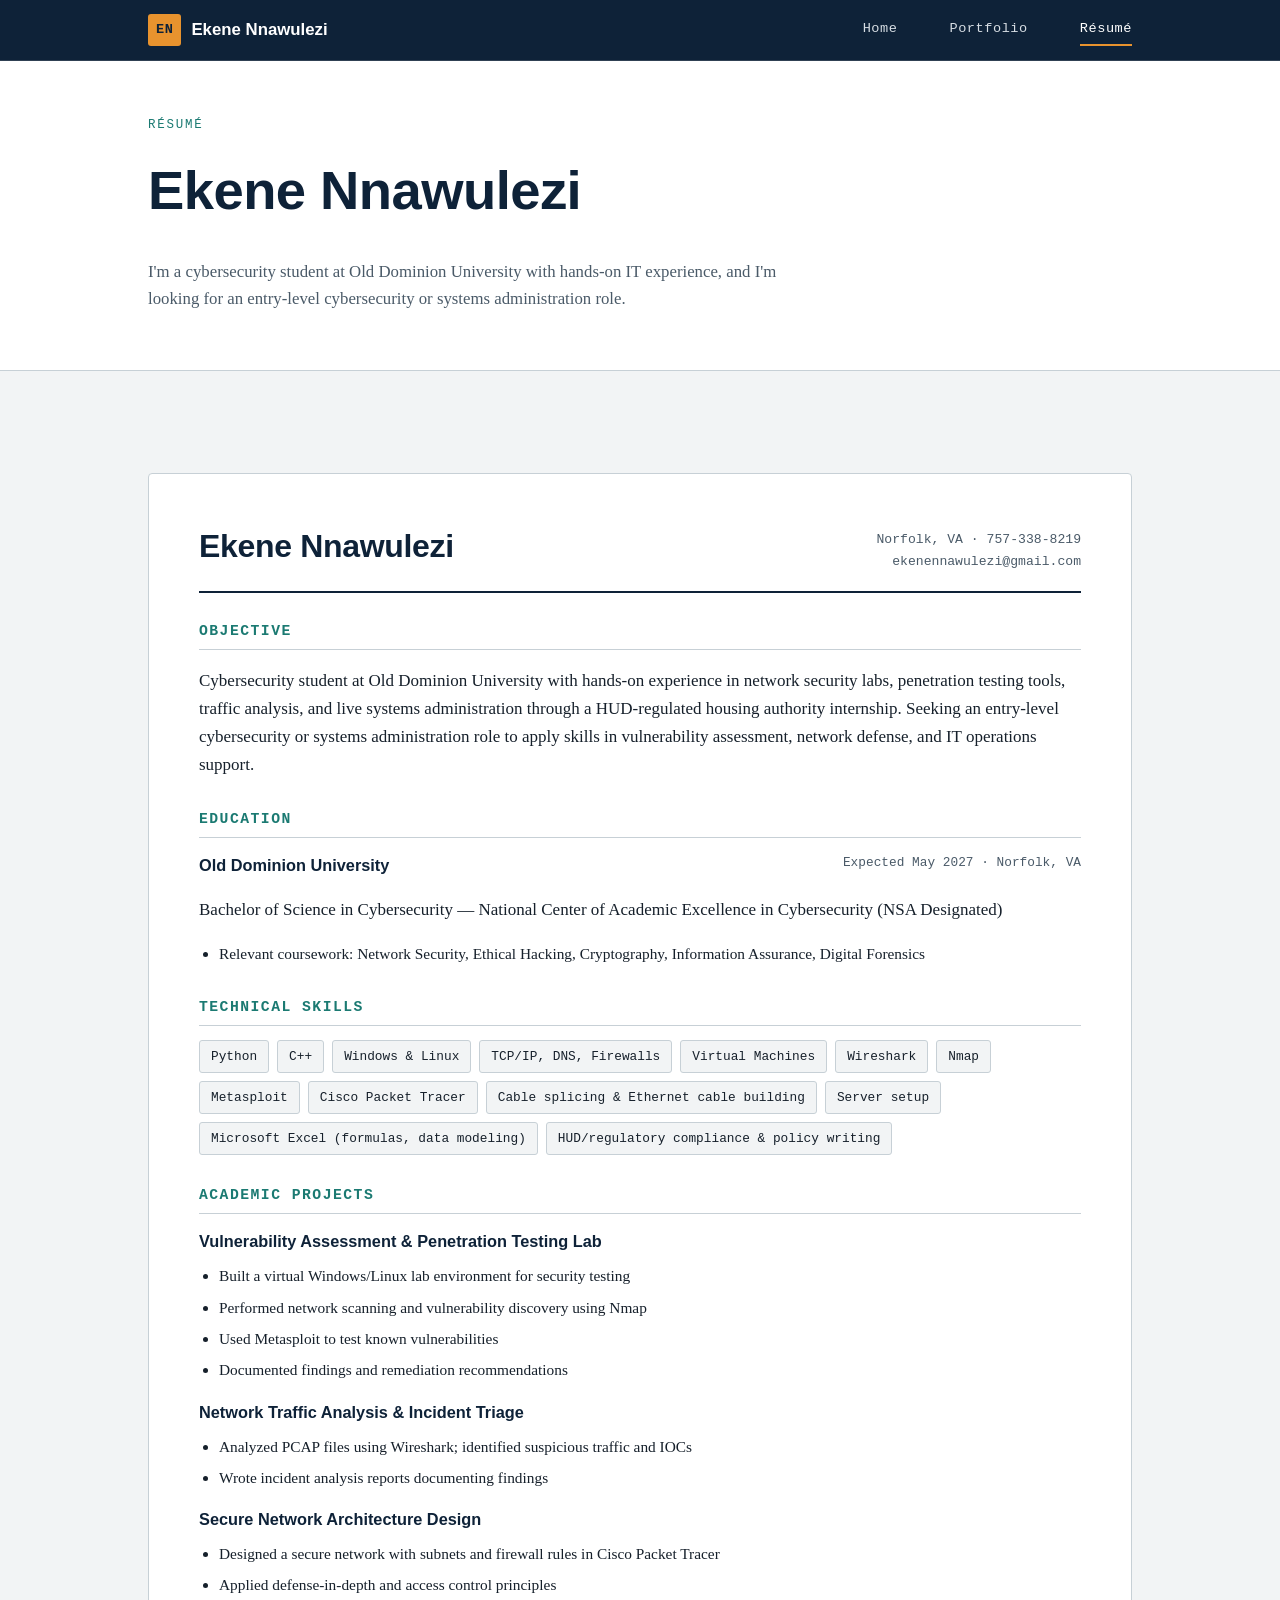
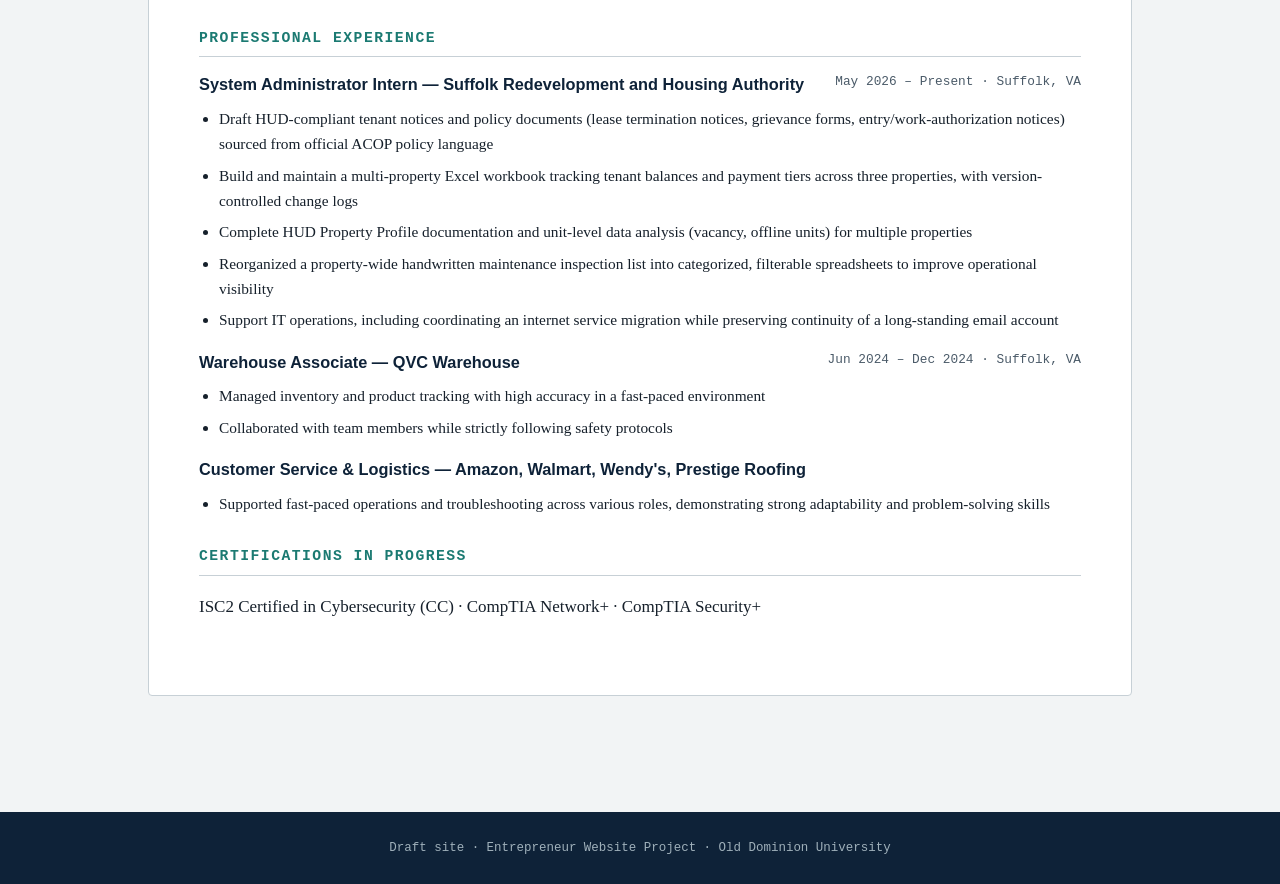
<file: resume (2).html>
<!DOCTYPE html>
<html lang="en">
<head>
<meta charset="UTF-8">
<meta name="viewport" content="width=device-width, initial-scale=1.0">
<title>R&eacute;sum&eacute; &mdash; Ekene Nnawulezi</title>
<style>
/* ===== Tokens ===== */
:root{
  --navy:#0E2238;
  --surface:#F2F4F5;
  --paper:#FFFFFF;
  --ink:#16202B;
  --ink-soft:#4A5A68;
  --amber:#C96A12;
  --amber-bright:#E8932E;
  --teal:#1B7A72;
  --line:#C7D0D6;
  --line-dark:rgba(255,255,255,0.14);

  --display:'Space Grotesk', 'Helvetica Neue', Arial, sans-serif;
  --body:'Source Serif 4', Georgia, serif;
  --mono:'IBM Plex Mono', 'Courier New', monospace;
}

*{box-sizing:border-box;}
header,nav,section,footer,article{display:block;}
html{scroll-behavior:smooth;}
body{
  margin:0;
  background:var(--surface);
  color:var(--ink);
  font-family:var(--body);
  font-size:17px;
  line-height:1.65;
}
img{max-width:100%;display:block;}
a{color:var(--teal);text-decoration-thickness:1.5px;}
a:hover{color:var(--amber);}
:focus-visible{outline:3px solid var(--amber-bright);outline-offset:3px;}

h1,h2,h3{font-family:var(--display);color:var(--navy);margin:0 0 .4em;letter-spacing:-0.01em;}
h1{font-size:clamp(2.1rem,5vw,3.4rem);font-weight:700;}
h2{font-size:clamp(1.3rem,3vw,1.8rem);font-weight:600;}
h3{font-size:1.15rem;font-weight:600;}

.eyebrow{
  font-family:var(--mono);
  font-size:.78rem;
  letter-spacing:.14em;
  text-transform:uppercase;
  color:var(--teal);
  margin:0 0 .8em;
}

/* ===== Layout shell ===== */
.wrap{max-width:1040px;margin:0 auto;padding:0 28px;}

/* ===== Nav ===== */
.site-nav{
  background:var(--navy);
  color:#fff;
  position:sticky;
  top:0;
  z-index:10;
  border-bottom:1px solid var(--line-dark);
}
.site-nav .wrap{
  display:flex;
  align-items:center;
  justify-content:space-between;
  padding-top:14px;
  padding-bottom:14px;
}
.brand{
  display:flex;
  align-items:center;
  gap:10px;
  color:#fff;
  font-family:var(--display);
  font-weight:600;
  font-size:1.05rem;
  text-decoration:none;
}
.brand-mark{
  font-family:var(--mono);
  background:var(--amber-bright);
  color:var(--navy);
  font-weight:700;
  font-size:.85rem;
  padding:5px 8px;
  border-radius:3px;
  letter-spacing:.04em;
}
.site-nav nav{display:flex;gap:26px;}
.site-nav nav a{margin-left:26px;}
.site-nav nav a:first-child{margin-left:0;}
.site-nav nav a{
  color:#D7DEE4;
  font-family:var(--mono);
  font-size:.85rem;
  letter-spacing:.04em;
  text-decoration:none;
  padding:4px 0;
  border-bottom:2px solid transparent;
}
.site-nav nav a:hover,
.site-nav nav a.active{
  color:#fff;
  border-bottom-color:var(--amber-bright);
}

/* ===== Hero ===== */
.hero{
  background:var(--navy);
  color:#fff;
  padding:64px 0 50px;
}
.hero .subhead{
  color:#C7D5DC;
  font-size:1.15rem;
  max-width:620px;
  margin:0 0 36px;
}
.hero-graphic{
  width:100%;
  max-width:760px;
  margin:0 0 36px;
}
.cta-row{display:flex;gap:14px;flex-wrap:wrap;}
.btn{
  display:inline-block;
  font-family:var(--mono);
  font-size:.85rem;
  letter-spacing:.03em;
  text-decoration:none;
  padding:12px 22px;
  border-radius:3px;
  border:1.5px solid transparent;
  transition:transform .12s ease;
}
.btn:hover{transform:translateY(-1px);}
.btn-primary{background:var(--amber-bright);color:var(--navy);}
.btn-primary:hover{background:#f3a546;color:var(--navy);}
.btn-ghost{border-color:#5A7080;color:#fff;}
.btn-ghost:hover{border-color:var(--amber-bright);color:#fff;}

/* ===== Status panel ===== */
.status-panel{
  background:var(--navy);
  border-top:1px solid var(--line-dark);
  padding:26px 0 40px;
}
.status-line{
  font-family:var(--mono);
  font-size:.92rem;
  color:#D7DEE4;
  margin:0 0 12px;
  padding-left:18px;
  border-left:3px solid var(--teal);
}
.status-label{
  color:var(--amber-bright);
  font-weight:600;
  margin-right:10px;
}

/* ===== About / generic sections ===== */
section.page-section{padding:56px 0;}
.about p{max-width:680px;}
.placeholder-note{
  font-family:var(--mono);
  font-size:.82rem;
  color:var(--ink-soft);
  background:#E4E9EC;
  border-left:3px solid var(--amber);
  padding:10px 14px;
  display:inline-block;
}

/* ===== Page intro (portfolio/resume) ===== */
.page-intro{background:var(--paper);border-bottom:1px solid var(--line);padding:54px 0 40px;}
.page-intro .subhead{color:var(--ink-soft);max-width:640px;font-size:1.05rem;}

/* ===== Artifact grid ===== */
.artifact-grid{
  display:grid;
  grid-template-columns:repeat(2,1fr);
  gap:22px;
  padding:46px 0;
}
.artifact-card{
  background:var(--paper);
  border:1px solid var(--line);
  border-radius:4px;
  padding:24px 26px;
}
.tag{
  font-family:var(--mono);
  font-size:.72rem;
  letter-spacing:.08em;
  text-transform:uppercase;
  display:inline-block;
  padding:4px 9px;
  border-radius:3px;
  margin-bottom:12px;
  color:#fff;
}
.tag-compliance{background:var(--navy);}
.tag-data{background:var(--teal);}
.tag-sysadmin{background:#3D5567;}
.tag-cyber{background:var(--amber);}
.tag-network{background:#2E6B82;}
.tag-ops{background:#5B6B3F;}
.tag-build{background:var(--amber-bright);color:var(--navy);}
.artifact-card p{margin:0 0 10px;font-size:.97rem;}
.artifact-note{
  font-family:var(--mono);
  font-size:.78rem;
  color:var(--ink-soft);
  font-style:normal;
  margin-top:14px;
  border-top:1px dashed var(--line);
  padding-top:10px;
}

/* ===== External link block ===== */
.external-link-block{background:var(--paper);border-top:1px solid var(--line);padding:46px 0 60px;}
.external-links{list-style:none;padding:0;margin:14px 0 0;display:flex;gap:18px;flex-wrap:wrap;}
.external-links a{
  font-family:var(--mono);
  font-size:.92rem;
  border:1.5px solid var(--teal);
  padding:9px 16px;
  border-radius:3px;
  display:inline-block;
}
.external-links a:hover{background:var(--teal);color:#fff;}

/* ===== Resume ===== */
.resume-doc{
  background:var(--paper);
  border:1px solid var(--line);
  border-radius:4px;
  padding:46px 50px;
  margin:46px 0 60px;
}
.resume-head{display:flex;justify-content:space-between;align-items:flex-end;flex-wrap:wrap;gap:10px;border-bottom:2px solid var(--navy);padding-bottom:18px;margin-bottom:26px;}
.resume-head h1{margin:0;font-size:2rem;}
.resume-contact{font-family:var(--mono);font-size:.82rem;color:var(--ink-soft);text-align:right;}
.resume-section{margin-bottom:28px;}
.resume-section h2{
  font-size:.92rem;
  font-family:var(--mono);
  letter-spacing:.1em;
  text-transform:uppercase;
  color:var(--teal);
  border-bottom:1px solid var(--line);
  padding-bottom:6px;
  margin-bottom:14px;
}
.resume-entry{margin-bottom:16px;}
.resume-entry-head{display:flex;justify-content:space-between;flex-wrap:wrap;gap:6px;}
.resume-entry-head strong{font-family:var(--display);font-size:1.02rem;color:var(--navy);}
.resume-entry-head span{font-family:var(--mono);font-size:.8rem;color:var(--ink-soft);}
.resume-entry ul{margin:8px 0 0;padding-left:20px;}
.resume-entry li{margin-bottom:6px;font-size:.96rem;}
.skill-pills{display:flex;flex-wrap:wrap;gap:8px;}
.skill-pill{
  font-family:var(--mono);
  font-size:.8rem;
  background:var(--surface);
  border:1px solid var(--line);
  border-radius:3px;
  padding:5px 11px;
}

/* ===== Footer ===== */
.site-footer{
  background:var(--navy);
  color:#9FB0BA;
  text-align:center;
  padding:26px 0;
  font-family:var(--mono);
  font-size:.78rem;
}

/* ===== Responsive ===== */
@media (max-width:760px){
  .artifact-grid{grid-template-columns:1fr;}
  .site-nav .wrap{flex-direction:column;align-items:flex-start;gap:10px;}
  .resume-doc{padding:30px 22px;}
  .resume-contact{text-align:left;}
}

@media (prefers-reduced-motion:reduce){
  html{scroll-behavior:auto;}
  .btn{transition:none;}
}

</style>
</head>
<body>

<header class="site-nav">
  <div class="wrap">
    <a class="brand" href="index.html"><span class="brand-mark">EN</span> Ekene Nnawulezi</a>
    <nav>
      <a href="index.html">Home</a>
      <a href="portfolio.html">Portfolio</a>
      <a href="resume.html" class="active">R&eacute;sum&eacute;</a>
    </nav>
  </div>
</header>

<section class="page-intro">
  <div class="wrap">
    <p class="eyebrow">R&eacute;sum&eacute;</p>
    <h1>Ekene Nnawulezi</h1>
    <p class="subhead">I'm a cybersecurity student at Old Dominion University with hands-on IT experience, and I'm looking for an entry-level cybersecurity or systems administration role.</p>
  </div>
</section>

<section class="page-section">
  <div class="wrap">
    <div class="resume-doc">

      <div class="resume-head">
        <h1>Ekene Nnawulezi</h1>
        <div class="resume-contact">
          Norfolk, VA &middot; 757-338-8219<br>
          ekenennawulezi@gmail.com
        </div>
      </div>

      <div class="resume-section">
        <h2>Objective</h2>
        <p>Cybersecurity student at Old Dominion University with hands-on experience in network security labs, penetration testing tools, traffic analysis, and live systems administration through a HUD-regulated housing authority internship. Seeking an entry-level cybersecurity or systems administration role to apply skills in vulnerability assessment, network defense, and IT operations support.</p>
      </div>

      <div class="resume-section">
        <h2>Education</h2>
        <div class="resume-entry">
          <div class="resume-entry-head">
            <strong>Old Dominion University</strong>
            <span>Expected May 2027 &middot; Norfolk, VA</span>
          </div>
          <p>Bachelor of Science in Cybersecurity &mdash; National Center of Academic Excellence in Cybersecurity (NSA Designated)</p>
          <ul>
            <li>Relevant coursework: Network Security, Ethical Hacking, Cryptography, Information Assurance, Digital Forensics</li>
          </ul>
        </div>
      </div>

      <div class="resume-section">
        <h2>Technical Skills</h2>
        <div class="skill-pills">
          <span class="skill-pill">Python</span>
          <span class="skill-pill">C++</span>
          <span class="skill-pill">Windows &amp; Linux</span>
          <span class="skill-pill">TCP/IP, DNS, Firewalls</span>
          <span class="skill-pill">Virtual Machines</span>
          <span class="skill-pill">Wireshark</span>
          <span class="skill-pill">Nmap</span>
          <span class="skill-pill">Metasploit</span>
          <span class="skill-pill">Cisco Packet Tracer</span>
          <span class="skill-pill">Cable splicing &amp; Ethernet cable building</span>
          <span class="skill-pill">Server setup</span>
          <span class="skill-pill">Microsoft Excel (formulas, data modeling)</span>
          <span class="skill-pill">HUD/regulatory compliance &amp; policy writing</span>
        </div>
      </div>

      <div class="resume-section">
        <h2>Academic Projects</h2>
        <div class="resume-entry">
          <div class="resume-entry-head">
            <strong>Vulnerability Assessment &amp; Penetration Testing Lab</strong>
          </div>
          <ul>
            <li>Built a virtual Windows/Linux lab environment for security testing</li>
            <li>Performed network scanning and vulnerability discovery using Nmap</li>
            <li>Used Metasploit to test known vulnerabilities</li>
            <li>Documented findings and remediation recommendations</li>
          </ul>
        </div>
        <div class="resume-entry">
          <div class="resume-entry-head">
            <strong>Network Traffic Analysis &amp; Incident Triage</strong>
          </div>
          <ul>
            <li>Analyzed PCAP files using Wireshark; identified suspicious traffic and IOCs</li>
            <li>Wrote incident analysis reports documenting findings</li>
          </ul>
        </div>
        <div class="resume-entry">
          <div class="resume-entry-head">
            <strong>Secure Network Architecture Design</strong>
          </div>
          <ul>
            <li>Designed a secure network with subnets and firewall rules in Cisco Packet Tracer</li>
            <li>Applied defense-in-depth and access control principles</li>
          </ul>
        </div>
      </div>

      <div class="resume-section">
        <h2>Professional Experience</h2>
        <div class="resume-entry">
          <div class="resume-entry-head">
            <strong>System Administrator Intern &mdash; Suffolk Redevelopment and Housing Authority</strong>
            <span>May 2026 &ndash; Present &middot; Suffolk, VA</span>
          </div>
          <ul>
            <li>Draft HUD-compliant tenant notices and policy documents (lease termination notices, grievance forms, entry/work-authorization notices) sourced from official ACOP policy language</li>
            <li>Build and maintain a multi-property Excel workbook tracking tenant balances and payment tiers across three properties, with version-controlled change logs</li>
            <li>Complete HUD Property Profile documentation and unit-level data analysis (vacancy, offline units) for multiple properties</li>
            <li>Reorganized a property-wide handwritten maintenance inspection list into categorized, filterable spreadsheets to improve operational visibility</li>
            <li>Support IT operations, including coordinating an internet service migration while preserving continuity of a long-standing email account</li>
          </ul>
        </div>
        <div class="resume-entry">
          <div class="resume-entry-head">
            <strong>Warehouse Associate &mdash; QVC Warehouse</strong>
            <span>Jun 2024 &ndash; Dec 2024 &middot; Suffolk, VA</span>
          </div>
          <ul>
            <li>Managed inventory and product tracking with high accuracy in a fast-paced environment</li>
            <li>Collaborated with team members while strictly following safety protocols</li>
          </ul>
        </div>
        <div class="resume-entry">
          <div class="resume-entry-head">
            <strong>Customer Service &amp; Logistics &mdash; Amazon, Walmart, Wendy's, Prestige Roofing</strong>
          </div>
          <ul>
            <li>Supported fast-paced operations and troubleshooting across various roles, demonstrating strong adaptability and problem-solving skills</li>
          </ul>
        </div>
      </div>

      <div class="resume-section">
        <h2>Certifications In Progress</h2>
        <p>ISC2 Certified in Cybersecurity (CC) &middot; CompTIA Network+ &middot; CompTIA Security+</p>
      </div>

    </div>
  </div>
</section>

<footer class="site-footer">
  <div class="wrap">Draft site &middot; Entrepreneur Website Project &middot; Old Dominion University</div>
</footer>

</body>
</html>
</file>
